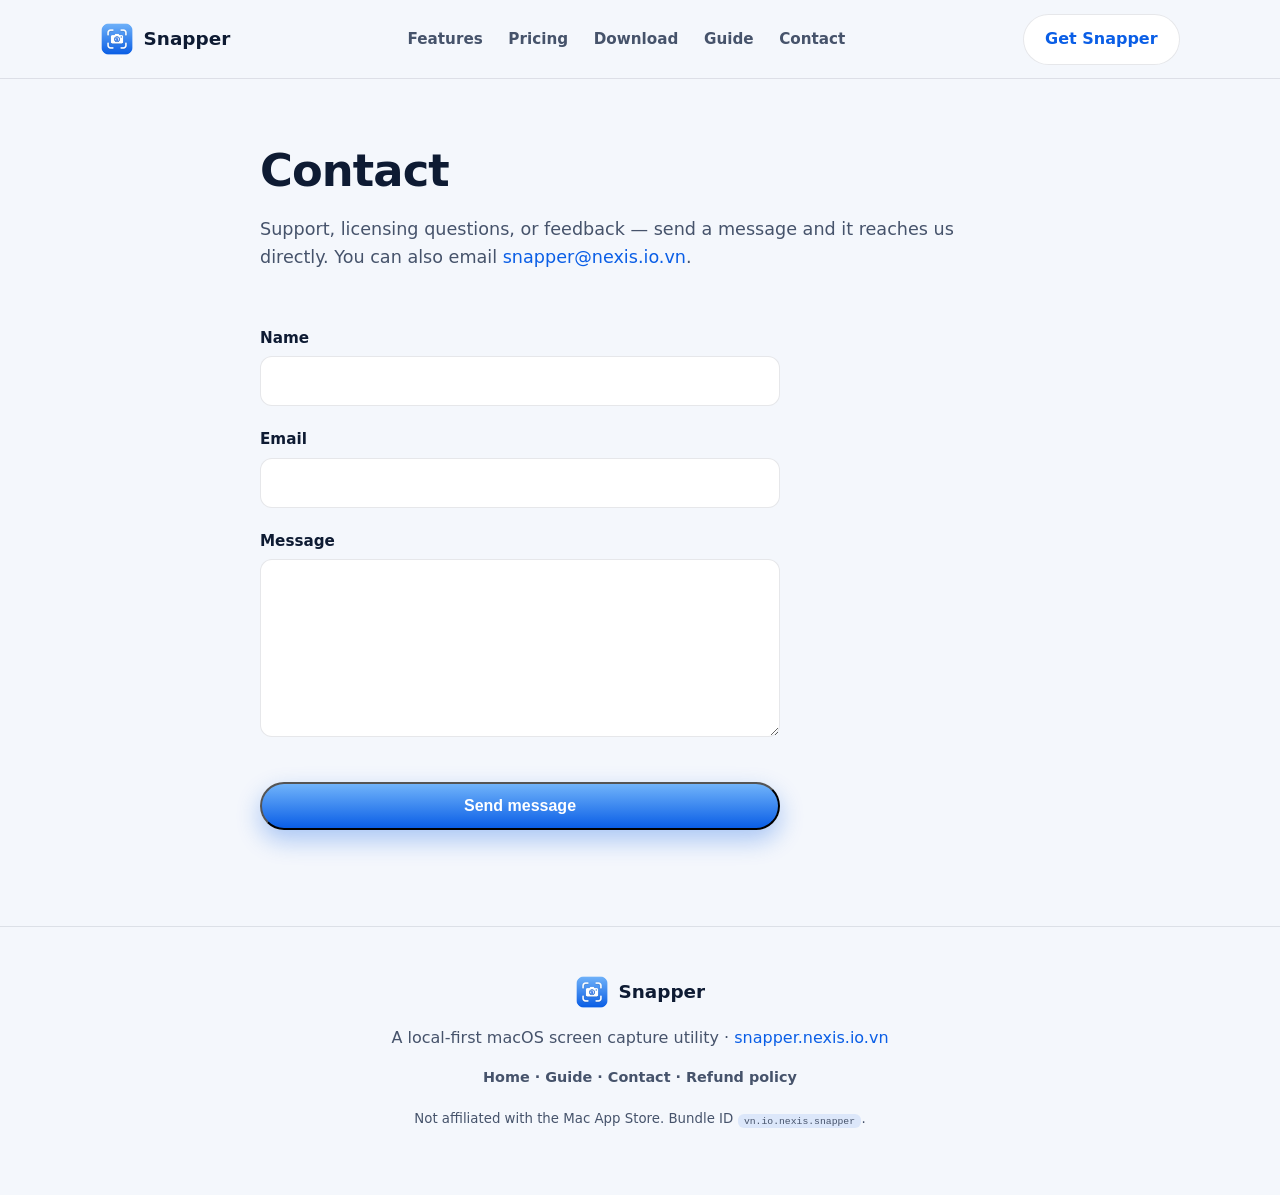
<file: contact.html>
<!DOCTYPE html>
<html lang="en">
<head>
<meta charset="utf-8">
<meta name="viewport" content="width=device-width, initial-scale=1">
<title>Contact Snapper</title>
<meta name="description" content="Get in touch about Snapper — support, licensing, or feedback.">
<link rel="canonical" href="https://snapper.nexis.io.vn/contact.html">
<link rel="icon" type="image/png" sizes="32x32" href="assets/img/favicon-32.png">
<link rel="apple-touch-icon" href="assets/img/apple-touch-icon.png">
<link rel="stylesheet" href="assets/css/styles.css">
<script src="https://challenges.cloudflare.com/turnstile/v0/api.js" async defer></script>
</head>
<body>

<header class="site-header">
  <div class="wrap">
    <a class="brand" href="/">
      <img src="assets/img/icon-256.png" alt="Snapper icon">
      Snapper
    </a>
    <nav class="nav">
      <a href="index.html#features">Features</a>
      <a href="index.html#pricing">Pricing</a>
      <a href="index.html#download">Download</a>
      <a href="guide.html">Guide</a>
      <a href="contact.html">Contact</a>
    </nav>
    <a class="btn ghost" href="index.html#download">Get Snapper</a>
  </div>
</header>

<main class="guide-main">
  <div class="wrap">
    <h1>Contact</h1>
    <p class="intro">Support, licensing questions, or feedback &mdash; send a message and it reaches us directly. You can also email <a href="mailto:snapper@nexis.io.vn">snapper@nexis.io.vn</a>.</p>

    <form id="contact-form" class="contact-form" novalidate>
      <label for="name">Name</label>
      <input type="text" id="name" name="name" maxlength="100" required autocomplete="name">

      <label for="email">Email</label>
      <input type="email" id="email" name="email" maxlength="200" required autocomplete="email">

      <label for="message">Message</label>
      <textarea id="message" name="message" rows="6" maxlength="5000" required></textarea>

      <!-- TODO: replace data-sitekey with your Turnstile site key -->
      <div class="cf-turnstile" data-sitekey="0x4AAAAAAEhsuHNB_Xan9ZL1" data-callback="onTurnstile" data-expired-callback="onTurnstileExpired"></div>

      <button type="submit" id="submit-btn" class="btn">Send message</button>
      <p id="form-status" class="form-status" role="status" aria-live="polite"></p>
    </form>
  </div>
</main>

<footer class="site-footer">
  <div class="wrap">
    <a class="brand" href="/">
      <img src="assets/img/icon-256.png" alt="">
      Snapper
    </a>
    <p>A local-first macOS screen capture utility &middot; <a href="https://snapper.nexis.io.vn">snapper.nexis.io.vn</a></p>
    <p class="footer-links"><a href="index.html">Home</a> &middot; <a href="guide.html">Guide</a> &middot; <a href="contact.html">Contact</a> &middot; <a href="refund.html">Refund policy</a></p>
    <p><small>Not affiliated with the Mac App Store. Bundle ID <code class="inline">vn.io.nexis.snapper</code>.</small></p>
  </div>
</footer>

<script>
  var CONTACT_ENDPOINT = "/contact";

  var turnstileToken = "";
  window.onTurnstile = function (token) { turnstileToken = token; };
  window.onTurnstileExpired = function () { turnstileToken = ""; };

  (function () {
    var form = document.getElementById("contact-form");
    var btn = document.getElementById("submit-btn");
    var status = document.getElementById("form-status");
    var submitting = false;

    function setStatus(msg, kind) {
      status.textContent = msg;
      status.className = "form-status" + (kind ? " " + kind : "");
    }

    form.addEventListener("submit", function (e) {
      e.preventDefault();
      if (submitting) return;

      if (!form.checkValidity()) {
        setStatus("Please fill in every field with a valid value.", "error");
        return;
      }
      if (!turnstileToken) {
        setStatus("Please complete the captcha.", "error");
        return;
      }

      submitting = true;
      btn.disabled = true;
      btn.textContent = "Sending...";
      setStatus("");

      fetch(CONTACT_ENDPOINT, {
        method: "POST",
        headers: { "Content-Type": "application/json" },
        body: JSON.stringify({
          name: form.name.value.trim(),
          email: form.email.value.trim(),
          message: form.message.value.trim(),
          turnstileToken: turnstileToken
        })
      })
        .then(function (res) {
          return res.json().then(function (data) {
            return { ok: res.ok, data: data };
          });
        })
        .then(function (r) {
          if (r.ok && r.data.ok) {
            form.reset();
            setStatus("Thanks — your message has been sent.", "success");
            btn.textContent = "Sent";
            if (window.turnstile) window.turnstile.reset();
            turnstileToken = "";
          } else {
            throw new Error((r.data && r.data.error) || "Something went wrong.");
          }
        })
        .catch(function (err) {
          setStatus(err.message + " You can also email snapper@nexis.io.vn.", "error");
          btn.disabled = false;
          btn.textContent = "Send message";
          if (window.turnstile) window.turnstile.reset();
          turnstileToken = "";
        })
        .finally(function () {
          submitting = false;
        });
    });
  })();
</script>

</body>
</html>
</file>
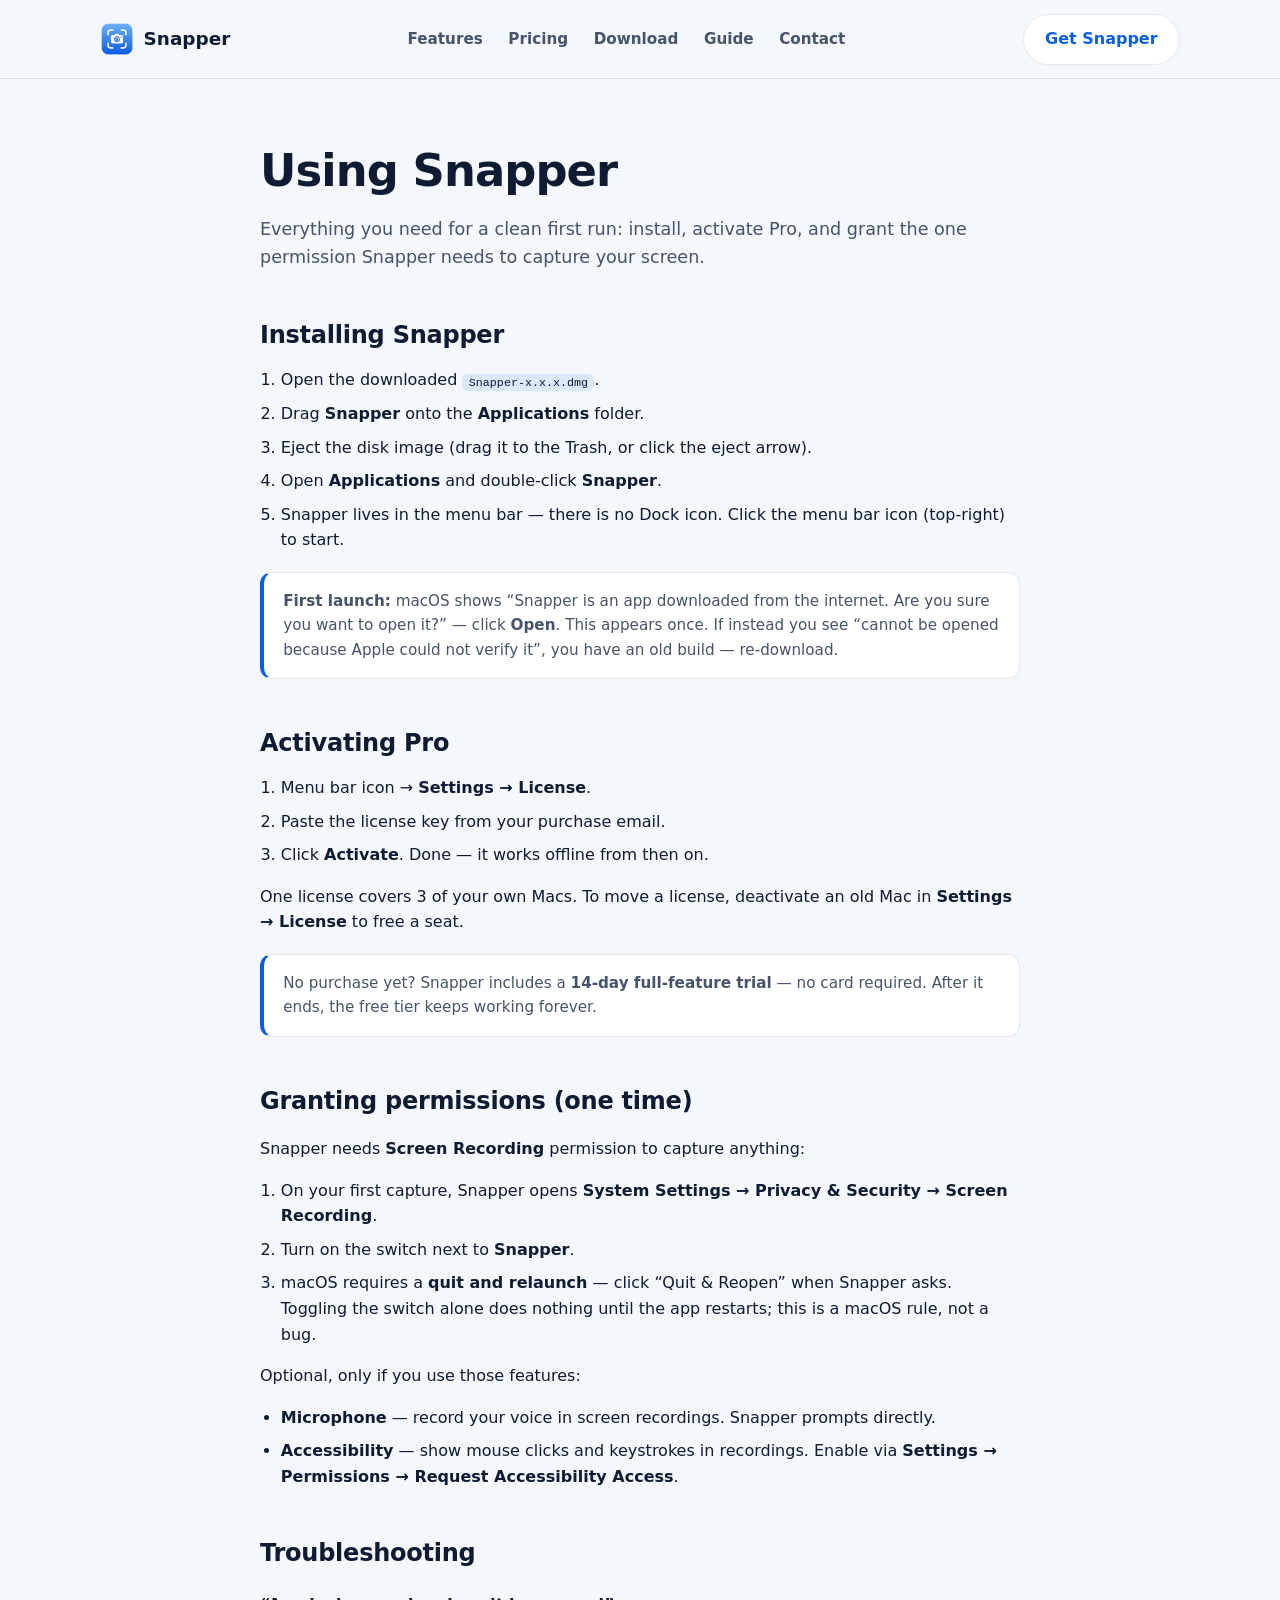
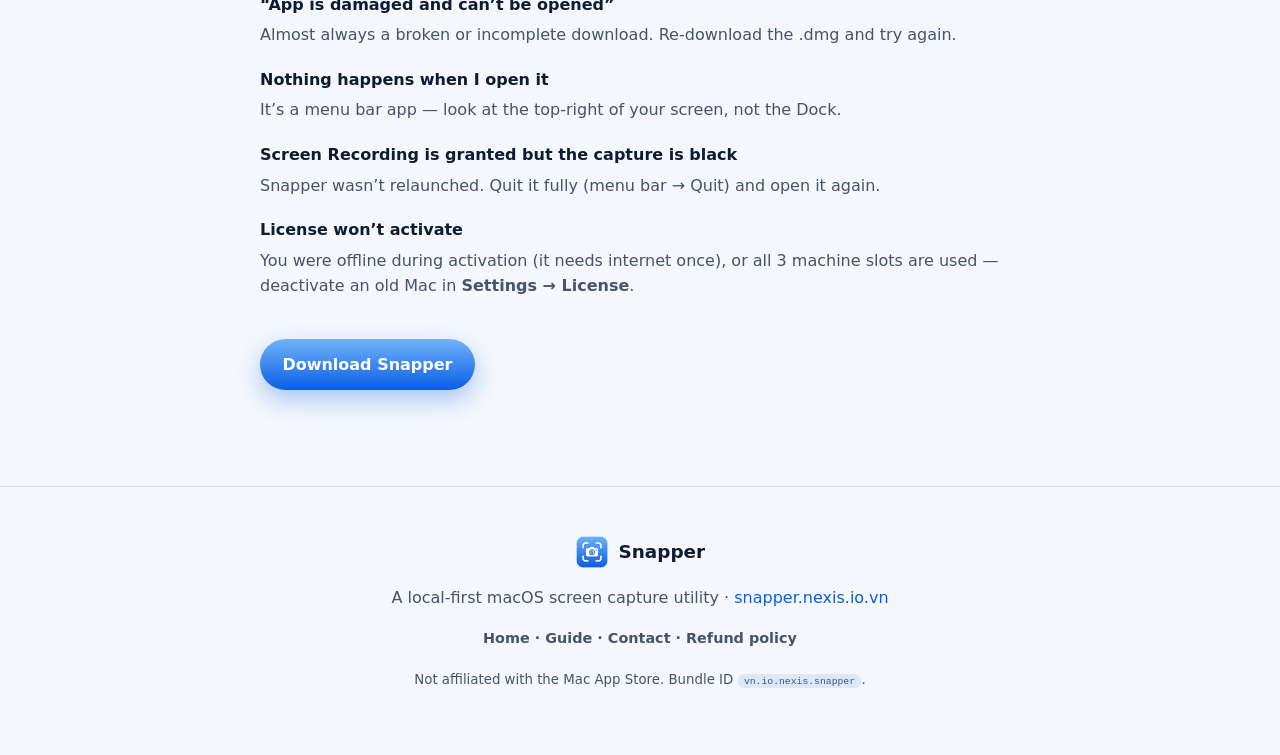
<file: guide.html>
<!DOCTYPE html>
<html lang="en">
<head>
<meta charset="utf-8">
<meta name="viewport" content="width=device-width, initial-scale=1">
<title>Snapper guide — install, activate Pro, grant permissions</title>
<meta name="description" content="How to install Snapper from the .dmg, activate a Pro license, grant Screen Recording permission, and fix common first-launch issues.">
<link rel="canonical" href="https://snapper.nexis.io.vn/guide.html">
<link rel="icon" type="image/png" sizes="32x32" href="assets/img/favicon-32.png">
<link rel="apple-touch-icon" href="assets/img/apple-touch-icon.png">
<link rel="stylesheet" href="assets/css/styles.css">
</head>
<body>

<header class="site-header">
  <div class="wrap">
    <a class="brand" href="/">
      <img src="assets/img/icon-256.png" alt="Snapper icon">
      Snapper
    </a>
    <nav class="nav">
      <a href="index.html#features">Features</a>
      <a href="index.html#pricing">Pricing</a>
      <a href="index.html#download">Download</a>
      <a href="guide.html">Guide</a>
      <a href="contact.html">Contact</a>
    </nav>
    <a class="btn ghost" href="index.html#download">Get Snapper</a>
  </div>
</header>

<main class="guide-main">
  <div class="wrap">
    <h1>Using Snapper</h1>
    <p class="intro">Everything you need for a clean first run: install, activate Pro, and grant the one permission Snapper needs to capture your screen.</p>

    <h2>Installing Snapper</h2>
    <ol>
      <li>Open the downloaded <code class="inline">Snapper-x.x.x.dmg</code>.</li>
      <li>Drag <strong>Snapper</strong> onto the <strong>Applications</strong> folder.</li>
      <li>Eject the disk image (drag it to the Trash, or click the eject arrow).</li>
      <li>Open <strong>Applications</strong> and double-click <strong>Snapper</strong>.</li>
      <li>Snapper lives in the menu bar &mdash; there is no Dock icon. Click the menu bar icon (top-right) to start.</li>
    </ol>
    <div class="callout">
      <strong>First launch:</strong> macOS shows &ldquo;Snapper is an app downloaded from the internet. Are you sure you want to open it?&rdquo; &mdash; click <strong>Open</strong>. This appears once. If instead you see &ldquo;cannot be opened because Apple could not verify it&rdquo;, you have an old build &mdash; re-download.
    </div>

    <h2>Activating Pro</h2>
    <ol>
      <li>Menu bar icon &rarr; <strong>Settings &rarr; License</strong>.</li>
      <li>Paste the license key from your purchase email.</li>
      <li>Click <strong>Activate</strong>. Done &mdash; it works offline from then on.</li>
    </ol>
    <p>One license covers 3 of your own Macs. To move a license, deactivate an old Mac in <strong>Settings &rarr; License</strong> to free a seat.</p>
    <div class="callout">
      No purchase yet? Snapper includes a <strong>14-day full-feature trial</strong> &mdash; no card required. After it ends, the free tier keeps working forever.
    </div>

    <h2>Granting permissions (one time)</h2>
    <p>Snapper needs <strong>Screen Recording</strong> permission to capture anything:</p>
    <ol>
      <li>On your first capture, Snapper opens <strong>System Settings &rarr; Privacy &amp; Security &rarr; Screen Recording</strong>.</li>
      <li>Turn on the switch next to <strong>Snapper</strong>.</li>
      <li>macOS requires a <strong>quit and relaunch</strong> &mdash; click &ldquo;Quit &amp; Reopen&rdquo; when Snapper asks. Toggling the switch alone does nothing until the app restarts; this is a macOS rule, not a bug.</li>
    </ol>
    <p>Optional, only if you use those features:</p>
    <ul>
      <li><strong>Microphone</strong> &mdash; record your voice in screen recordings. Snapper prompts directly.</li>
      <li><strong>Accessibility</strong> &mdash; show mouse clicks and keystrokes in recordings. Enable via <strong>Settings &rarr; Permissions &rarr; Request Accessibility Access</strong>.</li>
    </ul>

    <h2>Troubleshooting</h2>
    <dl class="faq">
      <dt>&ldquo;App is damaged and can&rsquo;t be opened&rdquo;</dt>
      <dd>Almost always a broken or incomplete download. Re-download the .dmg and try again.</dd>
      <dt>Nothing happens when I open it</dt>
      <dd>It&rsquo;s a menu bar app &mdash; look at the top-right of your screen, not the Dock.</dd>
      <dt>Screen Recording is granted but the capture is black</dt>
      <dd>Snapper wasn&rsquo;t relaunched. Quit it fully (menu bar &rarr; Quit) and open it again.</dd>
      <dt>License won&rsquo;t activate</dt>
      <dd>You were offline during activation (it needs internet once), or all 3 machine slots are used &mdash; deactivate an old Mac in <strong>Settings &rarr; License</strong>.</dd>
    </dl>

    <p style="margin-top:2.5rem"><a class="btn" href="index.html#download">Download Snapper</a></p>
  </div>
</main>

<footer class="site-footer">
  <div class="wrap">
    <a class="brand" href="/">
      <img src="assets/img/icon-256.png" alt="">
      Snapper
    </a>
    <p>A local-first macOS screen capture utility &middot; <a href="https://snapper.nexis.io.vn">snapper.nexis.io.vn</a></p>
    <p class="footer-links"><a href="index.html">Home</a> &middot; <a href="guide.html">Guide</a> &middot; <a href="contact.html">Contact</a> &middot; <a href="refund.html">Refund policy</a></p>
    <p><small>Not affiliated with the Mac App Store. Bundle ID <code class="inline">vn.io.nexis.snapper</code>.</small></p>
  </div>
</footer>

</body>
</html>
</file>
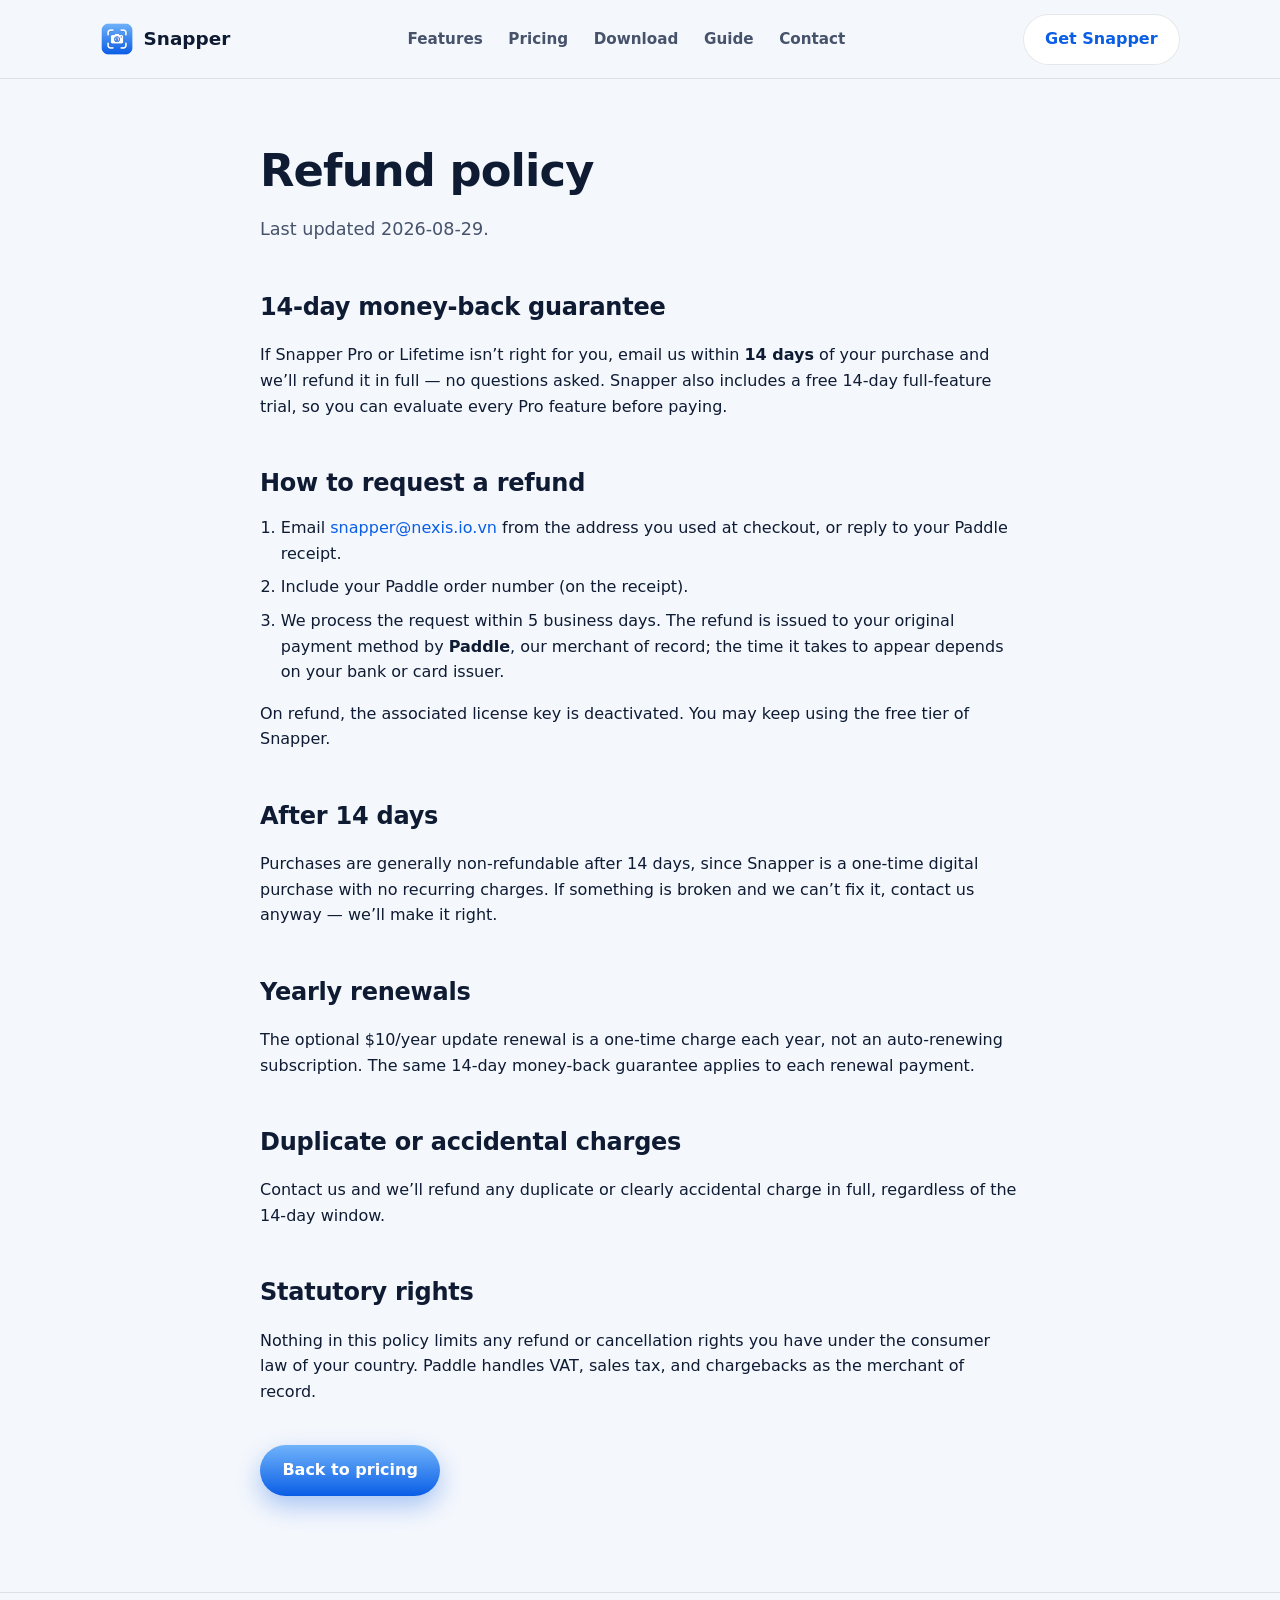
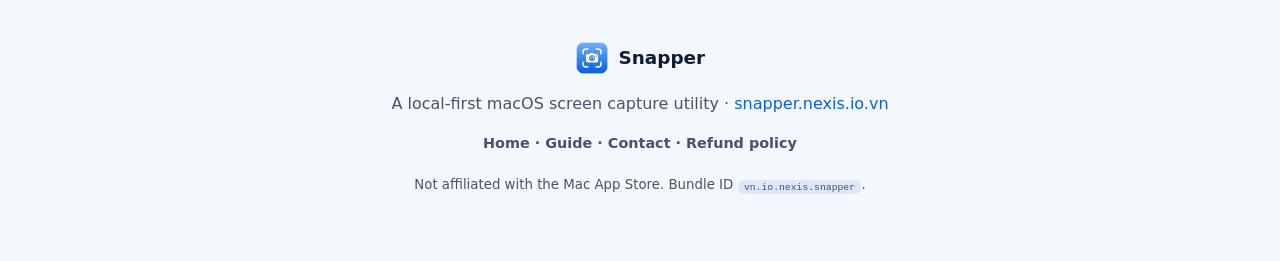
<file: refund.html>
<!DOCTYPE html>
<html lang="en">
<head>
<meta charset="utf-8">
<meta name="viewport" content="width=device-width, initial-scale=1">
<title>Snapper refund policy</title>
<meta name="description" content="Snapper's refund policy: a 14-day money-back guarantee on Pro and Lifetime licenses, handled by Paddle.">
<link rel="canonical" href="https://snapper.nexis.io.vn/refund.html">
<link rel="icon" type="image/png" sizes="32x32" href="assets/img/favicon-32.png">
<link rel="apple-touch-icon" href="assets/img/apple-touch-icon.png">
<link rel="stylesheet" href="assets/css/styles.css">
</head>
<body>

<header class="site-header">
  <div class="wrap">
    <a class="brand" href="/">
      <img src="assets/img/icon-256.png" alt="Snapper icon">
      Snapper
    </a>
    <nav class="nav">
      <a href="index.html#features">Features</a>
      <a href="index.html#pricing">Pricing</a>
      <a href="index.html#download">Download</a>
      <a href="guide.html">Guide</a>
      <a href="contact.html">Contact</a>
    </nav>
    <a class="btn ghost" href="index.html#download">Get Snapper</a>
  </div>
</header>

<main class="guide-main">
  <div class="wrap">
    <h1>Refund policy</h1>
    <p class="intro">Last updated 2026-08-29.</p>

    <h2>14-day money-back guarantee</h2>
    <p>If Snapper Pro or Lifetime isn&rsquo;t right for you, email us within <strong>14 days</strong> of your purchase and we&rsquo;ll refund it in full &mdash; no questions asked. Snapper also includes a free 14-day full-feature trial, so you can evaluate every Pro feature before paying.</p>

    <h2>How to request a refund</h2>
    <ol>
      <li>Email <a href="mailto:snapper@nexis.io.vn">snapper@nexis.io.vn</a> from the address you used at checkout, or reply to your Paddle receipt.</li>
      <li>Include your Paddle order number (on the receipt).</li>
      <li>We process the request within 5 business days. The refund is issued to your original payment method by <strong>Paddle</strong>, our merchant of record; the time it takes to appear depends on your bank or card issuer.</li>
    </ol>
    <p>On refund, the associated license key is deactivated. You may keep using the free tier of Snapper.</p>

    <h2>After 14 days</h2>
    <p>Purchases are generally non-refundable after 14 days, since Snapper is a one-time digital purchase with no recurring charges. If something is broken and we can&rsquo;t fix it, contact us anyway &mdash; we&rsquo;ll make it right.</p>

    <h2>Yearly renewals</h2>
    <p>The optional $10/year update renewal is a one-time charge each year, not an auto-renewing subscription. The same 14-day money-back guarantee applies to each renewal payment.</p>

    <h2>Duplicate or accidental charges</h2>
    <p>Contact us and we&rsquo;ll refund any duplicate or clearly accidental charge in full, regardless of the 14-day window.</p>

    <h2>Statutory rights</h2>
    <p>Nothing in this policy limits any refund or cancellation rights you have under the consumer law of your country. Paddle handles VAT, sales tax, and chargebacks as the merchant of record.</p>

    <p style="margin-top:2.5rem"><a class="btn" href="index.html#pricing">Back to pricing</a></p>
  </div>
</main>

<footer class="site-footer">
  <div class="wrap">
    <a class="brand" href="/">
      <img src="assets/img/icon-256.png" alt="">
      Snapper
    </a>
    <p>A local-first macOS screen capture utility &middot; <a href="https://snapper.nexis.io.vn">snapper.nexis.io.vn</a></p>
    <p class="footer-links"><a href="index.html">Home</a> &middot; <a href="guide.html">Guide</a> &middot; <a href="contact.html">Contact</a> &middot; <a href="refund.html">Refund policy</a></p>
    <p><small>Not affiliated with the Mac App Store. Bundle ID <code class="inline">vn.io.nexis.snapper</code>.</small></p>
  </div>
</footer>

</body>
</html>
</file>
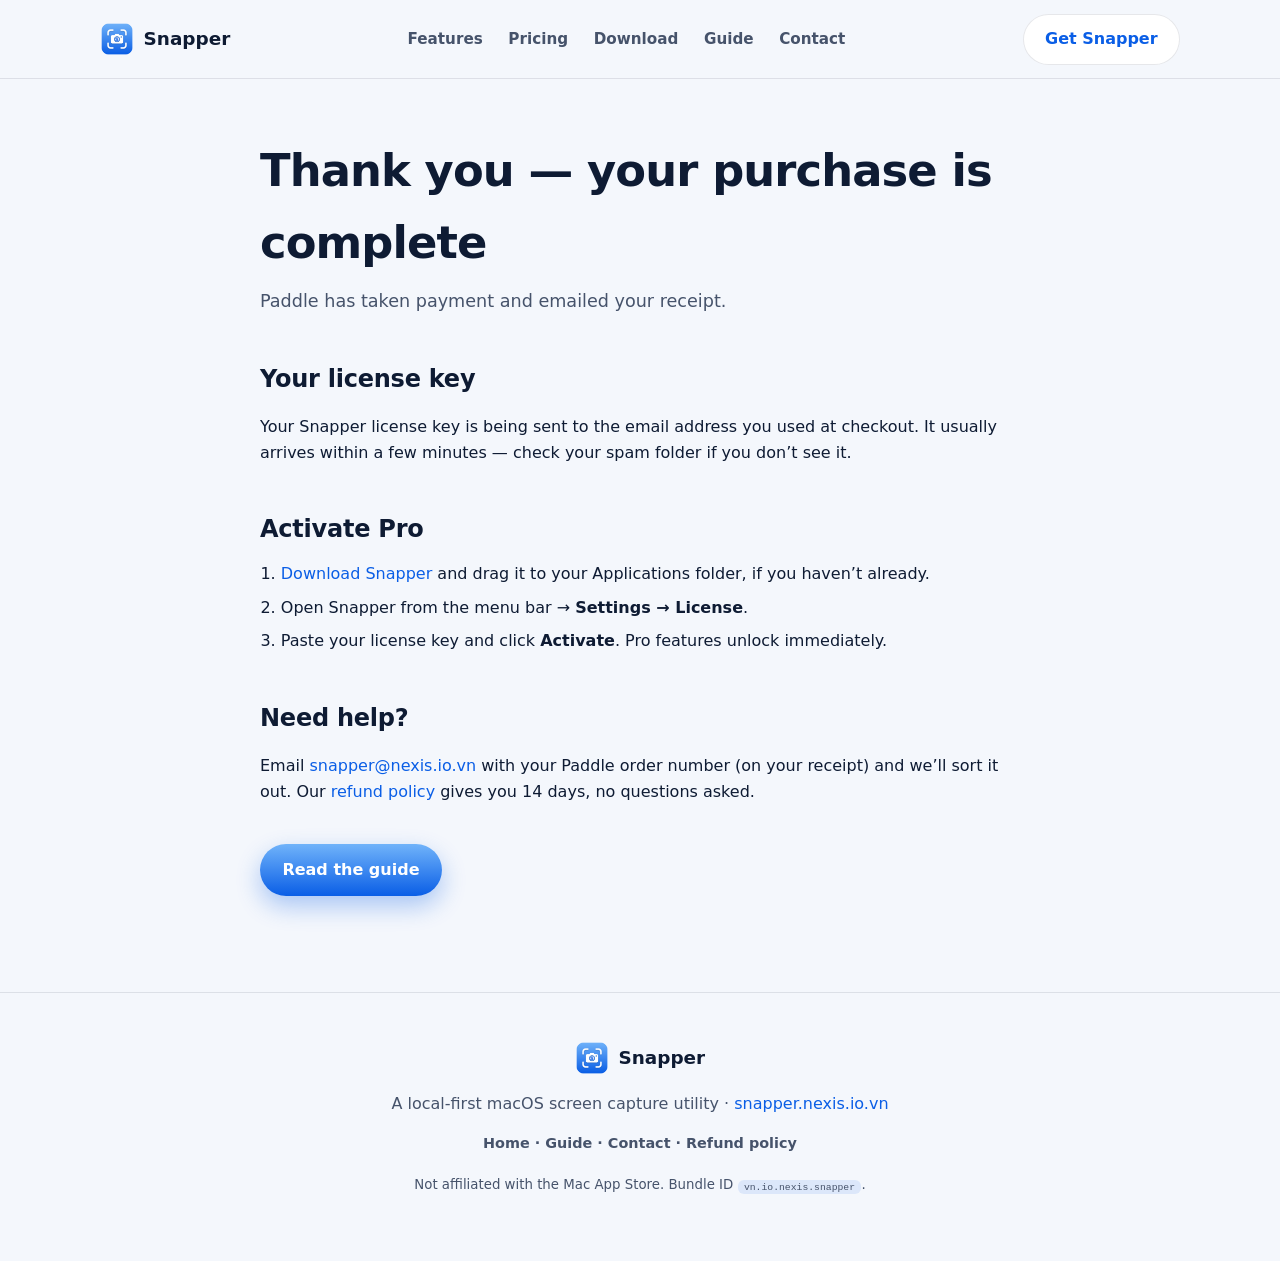
<file: thanks.html>
<!DOCTYPE html>
<html lang="en">
<head>
<meta charset="utf-8">
<meta name="viewport" content="width=device-width, initial-scale=1">
<title>Thank you for buying Snapper</title>
<meta name="description" content="Your Snapper purchase is complete. Your license key is on its way by email.">
<meta name="robots" content="noindex">
<link rel="canonical" href="https://snapper.nexis.io.vn/thanks.html">
<link rel="icon" type="image/png" sizes="32x32" href="assets/img/favicon-32.png">
<link rel="apple-touch-icon" href="assets/img/apple-touch-icon.png">
<link rel="stylesheet" href="assets/css/styles.css">
</head>
<body>

<header class="site-header">
  <div class="wrap">
    <a class="brand" href="/">
      <img src="assets/img/icon-256.png" alt="Snapper icon">
      Snapper
    </a>
    <nav class="nav">
      <a href="index.html#features">Features</a>
      <a href="index.html#pricing">Pricing</a>
      <a href="index.html#download">Download</a>
      <a href="guide.html">Guide</a>
      <a href="contact.html">Contact</a>
    </nav>
    <a class="btn ghost" href="index.html#download">Get Snapper</a>
  </div>
</header>

<main class="guide-main">
  <div class="wrap">
    <h1>Thank you &mdash; your purchase is complete</h1>
    <p class="intro">Paddle has taken payment and emailed your receipt.</p>

    <h2>Your license key</h2>
    <div id="license-box" data-state="idle">
      <p id="license-idle">Your Snapper license key is being sent to the email address you used at checkout. It usually arrives within a few minutes &mdash; check your spam folder if you don&rsquo;t see it.</p>
      <p id="license-loading" hidden>Fetching your license key&hellip;</p>
      <div id="license-ready" hidden>
        <p>Here is your license key (also emailed to you):</p>
        <p><code class="inline" id="license-key" style="font-size:1.15rem;user-select:all"></code></p>
        <p id="license-band" style="color:var(--muted,#666)"></p>
      </div>
      <p id="license-pending" hidden>Payment confirmed. Your key is being generated &mdash; it will arrive by email within a minute.</p>
      <p id="license-error" hidden>We couldn&rsquo;t show your key here, but it is on its way by email. Contact <a href="mailto:snapper@nexis.io.vn">snapper@nexis.io.vn</a> if it doesn&rsquo;t arrive.</p>
    </div>

    <h2>Activate Pro</h2>
    <ol>
      <li><a href="index.html#download">Download Snapper</a> and drag it to your Applications folder, if you haven&rsquo;t already.</li>
      <li>Open Snapper from the menu bar &rarr; <strong>Settings &rarr; License</strong>.</li>
      <li>Paste your license key and click <strong>Activate</strong>. Pro features unlock immediately.</li>
    </ol>

    <h2>Need help?</h2>
    <p>Email <a href="mailto:snapper@nexis.io.vn">snapper@nexis.io.vn</a> with your Paddle order number (on your receipt) and we&rsquo;ll sort it out. Our <a href="refund.html">refund policy</a> gives you 14 days, no questions asked.</p>

    <p style="margin-top:2.5rem"><a class="btn" href="guide.html">Read the guide</a></p>
  </div>
</main>

<footer class="site-footer">
  <div class="wrap">
    <a class="brand" href="/">
      <img src="assets/img/icon-256.png" alt="">
      Snapper
    </a>
    <p>A local-first macOS screen capture utility &middot; <a href="https://snapper.nexis.io.vn">snapper.nexis.io.vn</a></p>
    <p class="footer-links"><a href="index.html">Home</a> &middot; <a href="guide.html">Guide</a> &middot; <a href="contact.html">Contact</a> &middot; <a href="refund.html">Refund policy</a></p>
    <p><small>Not affiliated with the Mac App Store. Bundle ID <code class="inline">vn.io.nexis.snapper</code>.</small></p>
  </div>
</footer>

<script src="assets/js/thanks.js"></script>
</body>
</html>
</file>
<file: assets/css/styles.css>
:root {
  --blue-top: #70b3fa;
  --blue-bottom: #0a5ee6;
  --blue-deep: #0847b0;
  --ink: #0e1b33;
  --ink-soft: #46536b;
  --surface: #ffffff;
  --page: #f4f7fc;
  --border: rgba(14, 27, 51, 0.1);
  --radius-plate: 22.37%;
  --shadow-card: 0 18px 44px rgba(10, 71, 176, 0.14);
  --font: "SF Pro Rounded", "SF Pro Display", -apple-system,
    BlinkMacSystemFont, "Segoe UI", system-ui, sans-serif;
}

* {
  box-sizing: border-box;
}

html {
  scroll-behavior: smooth;
}

body {
  margin: 0;
  font-family: var(--font);
  color: var(--ink);
  background: var(--page);
  line-height: 1.6;
  -webkit-font-smoothing: antialiased;
}

a {
  color: var(--blue-bottom);
  text-decoration: none;
}

a:hover {
  text-decoration: underline;
}

img {
  max-width: 100%;
  display: block;
}

.wrap {
  width: min(1080px, 100% - 3rem);
  margin-inline: auto;
}

/* Header */
.site-header {
  position: sticky;
  top: 0;
  z-index: 10;
  backdrop-filter: saturate(1.4) blur(14px);
  background: rgba(244, 247, 252, 0.82);
  border-bottom: 1px solid var(--border);
}

.site-header .wrap {
  display: flex;
  align-items: center;
  justify-content: space-between;
  padding-block: 0.85rem;
}

.brand {
  display: flex;
  align-items: center;
  gap: 0.6rem;
  font-weight: 700;
  font-size: 1.15rem;
  color: var(--ink);
}

.brand img {
  width: 34px;
  height: 34px;
  border-radius: 9px;
}

.nav {
  display: flex;
  gap: 1.6rem;
  font-weight: 600;
  font-size: 0.95rem;
}

.nav a {
  color: var(--ink-soft);
}

.btn {
  display: inline-flex;
  align-items: center;
  gap: 0.5rem;
  padding: 0.8rem 1.4rem;
  border-radius: 999px;
  font-weight: 700;
  font-size: 1rem;
  background: linear-gradient(180deg, var(--blue-top), var(--blue-bottom));
  color: #fff;
  box-shadow: 0 10px 24px rgba(10, 94, 230, 0.32);
  transition: transform 0.15s ease, box-shadow 0.15s ease;
}

.btn:hover {
  text-decoration: none;
  transform: translateY(-2px);
  box-shadow: 0 16px 32px rgba(10, 94, 230, 0.4);
}

.btn.ghost {
  background: var(--surface);
  color: var(--blue-bottom);
  box-shadow: inset 0 0 0 1px var(--border);
}

/* Hero */
.hero {
  position: relative;
  overflow: hidden;
  padding-block: 5.5rem 6rem;
  text-align: center;
  color: #fff;
  background: linear-gradient(180deg, var(--blue-top) 0%, var(--blue-bottom) 70%, var(--blue-deep) 100%);
}

.hero::before,
.hero::after {
  content: "";
  position: absolute;
  border: 6px solid rgba(255, 255, 255, 0.22);
  border-radius: 34px;
  width: 220px;
  height: 220px;
}

.hero::before {
  top: -70px;
  left: -60px;
  border-right: none;
  border-bottom: none;
}

.hero::after {
  bottom: -70px;
  right: -60px;
  border-left: none;
  border-top: none;
}

.hero .plate {
  width: 132px;
  height: 132px;
  margin: 0 auto 1.8rem;
  border-radius: var(--radius-plate);
  box-shadow: 0 24px 60px rgba(4, 34, 90, 0.45);
}

.hero h1 {
  font-size: clamp(2.4rem, 6vw, 3.8rem);
  line-height: 1.08;
  margin: 0 0 1rem;
  letter-spacing: -0.02em;
}

.hero p.lead {
  font-size: clamp(1.05rem, 2.4vw, 1.3rem);
  max-width: 44ch;
  margin: 0 auto 2.2rem;
  color: rgba(255, 255, 255, 0.92);
}

.hero .actions {
  display: flex;
  gap: 1rem;
  justify-content: center;
  flex-wrap: wrap;
}

.hero .actions .btn {
  background: #fff;
  color: var(--blue-bottom);
  box-shadow: 0 14px 30px rgba(4, 34, 90, 0.35);
}

.hero .actions .btn.outline {
  background: transparent;
  color: #fff;
  box-shadow: inset 0 0 0 2px rgba(255, 255, 255, 0.6);
}

.hero small {
  display: block;
  margin-top: 1.4rem;
  color: rgba(255, 255, 255, 0.8);
}

/* Sections */
section.block {
  padding-block: 5rem;
}

.section-head {
  text-align: center;
  max-width: 52ch;
  margin: 0 auto 3rem;
}

.section-head h2 {
  font-size: clamp(1.8rem, 4vw, 2.5rem);
  margin: 0 0 0.6rem;
  letter-spacing: -0.02em;
}

.section-head p {
  color: var(--ink-soft);
  margin: 0;
  font-size: 1.1rem;
}

/* Feature grid */
.features {
  display: grid;
  grid-template-columns: repeat(auto-fit, minmax(280px, 1fr));
  gap: 1.4rem;
}

.card {
  background: var(--surface);
  border-radius: 22px;
  padding: 1.8rem;
  box-shadow: var(--shadow-card);
  border: 1px solid var(--border);
}

.card .icon {
  width: 52px;
  height: 52px;
  display: grid;
  place-items: center;
  border-radius: 15px;
  margin-bottom: 1rem;
  background: linear-gradient(180deg, var(--blue-top), var(--blue-bottom));
  color: #fff;
}

.card .icon svg {
  width: 26px;
  height: 26px;
}

.card h3 {
  margin: 0 0 0.4rem;
  font-size: 1.2rem;
}

.card p {
  margin: 0;
  color: var(--ink-soft);
  font-size: 0.98rem;
}

/* Principles strip */
.principles {
  background: linear-gradient(180deg, var(--blue-bottom), var(--blue-deep));
  color: #fff;
}

.principles .grid {
  display: grid;
  grid-template-columns: repeat(auto-fit, minmax(220px, 1fr));
  gap: 2rem;
  text-align: center;
}

.principles .grid h3 {
  font-size: 1.15rem;
  margin: 0 0 0.4rem;
}

.principles .grid p {
  margin: 0;
  color: rgba(255, 255, 255, 0.85);
  font-size: 0.98rem;
}

/* Install */
.install-steps {
  display: grid;
  grid-template-columns: repeat(auto-fit, minmax(240px, 1fr));
  gap: 1.4rem;
  counter-reset: step;
}

.install-steps li {
  list-style: none;
  background: var(--surface);
  border-radius: 20px;
  padding: 1.6rem;
  box-shadow: var(--shadow-card);
  border: 1px solid var(--border);
  position: relative;
}

.install-steps li::before {
  counter-increment: step;
  content: counter(step);
  display: grid;
  place-items: center;
  width: 34px;
  height: 34px;
  border-radius: 11px;
  font-weight: 800;
  color: #fff;
  background: linear-gradient(180deg, var(--blue-top), var(--blue-bottom));
  margin-bottom: 0.9rem;
}

.install-steps h3 {
  margin: 0 0 0.3rem;
  font-size: 1.1rem;
}

.install-steps p {
  margin: 0;
  color: var(--ink-soft);
  font-size: 0.95rem;
}

code.inline {
  background: rgba(10, 94, 230, 0.1);
  padding: 0.1rem 0.4rem;
  border-radius: 6px;
  font-size: 0.9em;
}

/* Pricing */
.pricing {
  display: grid;
  grid-template-columns: repeat(auto-fit, minmax(280px, 1fr));
  gap: 1.4rem;
  align-items: start;
}

.tier {
  background: var(--surface);
  border-radius: 22px;
  padding: 2rem 1.8rem;
  box-shadow: var(--shadow-card);
  border: 1px solid var(--border);
  display: flex;
  flex-direction: column;
  gap: 0.5rem;
}

.tier.featured {
  border: 2px solid var(--blue-bottom);
  position: relative;
}

.tier .ribbon {
  position: absolute;
  top: -0.9rem;
  left: 50%;
  transform: translateX(-50%);
  background: linear-gradient(180deg, var(--blue-top), var(--blue-bottom));
  color: #fff;
  font-size: 0.78rem;
  font-weight: 800;
  letter-spacing: 0.03em;
  text-transform: uppercase;
  padding: 0.35rem 0.9rem;
  border-radius: 999px;
}

.tier h3 {
  margin: 0;
  font-size: 1.3rem;
}

.tier .price {
  margin: 0.2rem 0 0;
  display: flex;
  align-items: baseline;
  gap: 0.5rem;
}

.tier .price .amount {
  font-size: 2.6rem;
  font-weight: 800;
  letter-spacing: -0.02em;
}

.tier .price .per {
  color: var(--ink-soft);
  font-size: 0.95rem;
  font-weight: 600;
}

.tier .tier-note {
  margin: 0 0 0.4rem;
  color: var(--ink-soft);
  font-size: 0.92rem;
}

.tier ul {
  list-style: none;
  margin: 0 0 1.2rem;
  padding: 0;
  display: grid;
  gap: 0.55rem;
  flex: 1;
}

.tier ul li {
  position: relative;
  padding-left: 1.5rem;
  font-size: 0.95rem;
  color: var(--ink);
}

.tier ul li::before {
  content: "";
  position: absolute;
  left: 0;
  top: 0.45em;
  width: 8px;
  height: 8px;
  border-radius: 3px;
  background: linear-gradient(180deg, var(--blue-top), var(--blue-bottom));
}

.tier .btn {
  justify-content: center;
}

.checkout-notice {
  text-align: center;
  margin: 2rem auto 0;
  max-width: 40rem;
  color: #c0263a;
  font-weight: 600;
  font-size: 0.95rem;
}

.btn.is-disabled {
  opacity: 0.55;
  cursor: not-allowed;
  pointer-events: none;
}

.pricing-foot {
  text-align: center;
  margin-top: 2rem;
  color: var(--ink-soft);
  font-size: 0.95rem;
}

/* Download */
.download-cta {
  text-align: center;
  margin: 0 0 3rem;
}

.download-cta .btn {
  font-size: 1.15rem;
  padding: 1rem 2rem;
}

.download-meta {
  display: block;
  margin-top: 0.8rem;
  color: var(--ink-soft);
  font-size: 0.9rem;
}

/* Guide page */
.guide-main {
  padding-block: 3.5rem 5rem;
}

.guide-main .wrap {
  width: min(760px, 100% - 3rem);
}

.guide-main h1 {
  font-size: clamp(2rem, 5vw, 2.8rem);
  letter-spacing: -0.02em;
  margin: 0 0 0.5rem;
}

.guide-main .intro {
  color: var(--ink-soft);
  font-size: 1.1rem;
  margin: 0 0 2.5rem;
}

.guide-main h2 {
  font-size: 1.5rem;
  margin: 2.8rem 0 0.8rem;
  letter-spacing: -0.01em;
}

.guide-main h3 {
  font-size: 1.1rem;
  margin: 1.6rem 0 0.4rem;
}

.guide-main ol,
.guide-main ul {
  padding-left: 1.3rem;
  margin: 0 0 1rem;
}

.guide-main li {
  margin-bottom: 0.5rem;
}

.callout {
  background: var(--surface);
  border: 1px solid var(--border);
  border-left: 4px solid var(--blue-bottom);
  border-radius: 12px;
  padding: 1rem 1.2rem;
  margin: 1.2rem 0;
  font-size: 0.95rem;
  color: var(--ink-soft);
}

/* Contact form */
.contact-form {
  display: grid;
  gap: 0.4rem;
  max-width: 520px;
}

.contact-form label {
  font-weight: 700;
  font-size: 0.95rem;
  margin-top: 0.9rem;
}

.contact-form input,
.contact-form textarea {
  font: inherit;
  color: var(--ink);
  background: var(--surface);
  border: 1px solid var(--border);
  border-radius: 12px;
  padding: 0.7rem 0.9rem;
  width: 100%;
  resize: vertical;
}

.contact-form input:focus,
.contact-form textarea:focus {
  outline: none;
  border-color: var(--blue-bottom);
  box-shadow: 0 0 0 3px rgba(10, 94, 230, 0.15);
}

.contact-form .cf-turnstile {
  margin: 1rem 0 0.4rem;
}

.contact-form .btn {
  justify-content: center;
  margin-top: 0.6rem;
}

.contact-form .btn:disabled {
  opacity: 0.6;
  cursor: not-allowed;
  transform: none;
  box-shadow: none;
}

.form-status {
  margin: 0.6rem 0 0;
  font-size: 0.95rem;
  font-weight: 600;
}

.form-status.error {
  color: #c0263a;
}

.form-status.success {
  color: #157a3e;
}

.faq dt {
  font-weight: 700;
  margin-top: 1.2rem;
}

.faq dd {
  margin: 0.3rem 0 0;
  color: var(--ink-soft);
}

/* Footer */
.site-footer {
  padding-block: 3rem;
  text-align: center;
  color: var(--ink-soft);
  border-top: 1px solid var(--border);
}

.site-footer .brand {
  justify-content: center;
  margin-bottom: 0.8rem;
  color: var(--ink);
}

.footer-links {
  font-weight: 600;
  font-size: 0.9rem;
}

.footer-links a {
  color: var(--ink-soft);
}

@media (max-width: 640px) {
  .nav {
    display: none;
  }
}

@media (prefers-color-scheme: dark) {
  :root {
    --ink: #eef3ff;
    --ink-soft: #a7b3cc;
    --surface: #141b2c;
    --page: #0b111e;
    --border: rgba(255, 255, 255, 0.1);
    --shadow-card: 0 18px 44px rgba(0, 0, 0, 0.5);
  }

  .site-header {
    background: rgba(11, 17, 30, 0.82);
  }

  .btn.ghost {
    background: var(--surface);
  }
}
</file>
